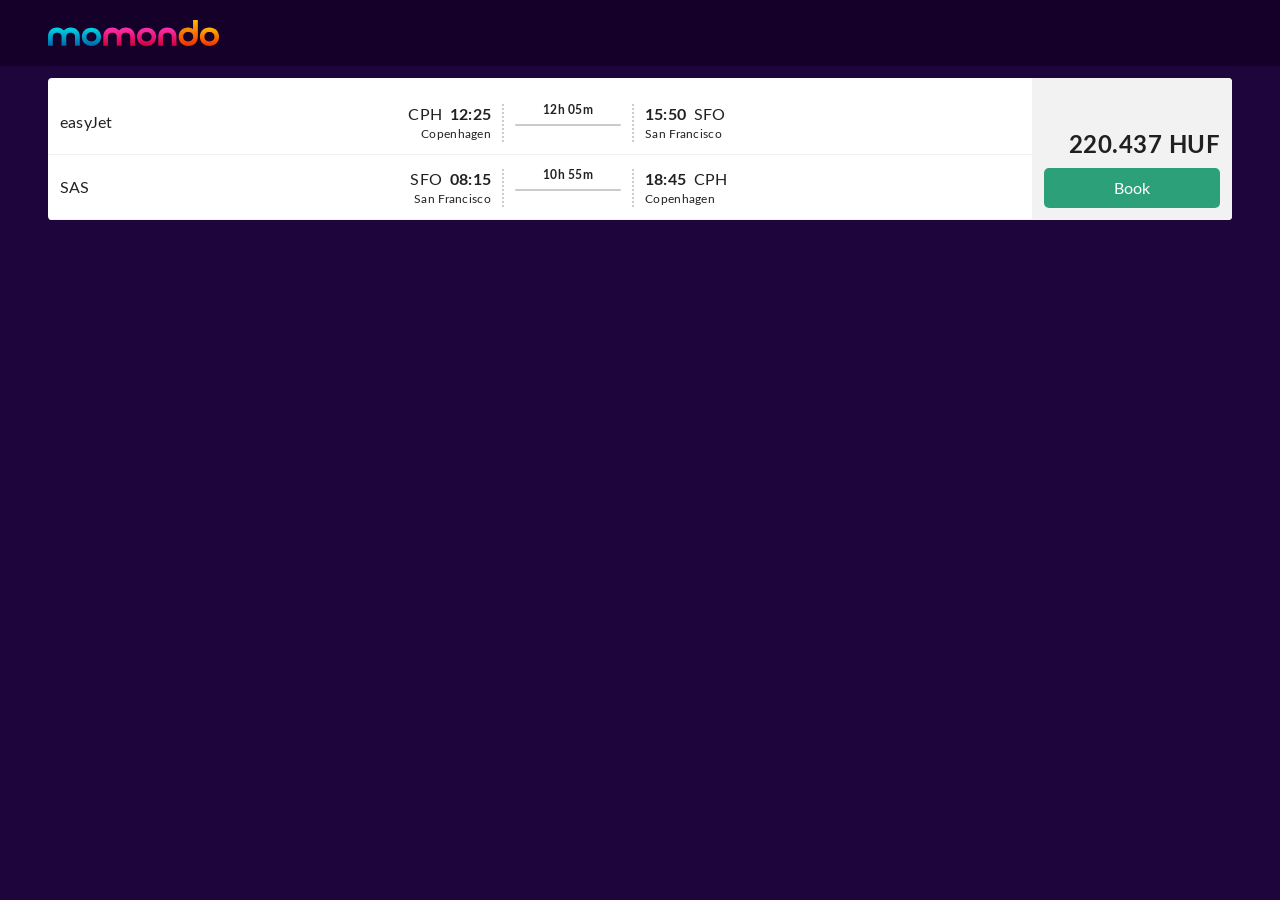
<file: index2.html>
<!doctype html>
<html>

<head>
    <meta charset="utf-8">
    <meta name="viewport" content="width=device-width, initial-scale=1">
    <link rel="stylesheet" href="./index.css">
    <link rel="stylesheet" href="./button.css">
    <link rel="stylesheet" href="./flights-ticket.css">
    <link rel="stylesheet" href="./flights-ticket-route.css">
</head>

<body>
    <div class="c-app">
        <div class="c-app_developertest">
            <div class="c-app_developertest-header">
                <div class="c-app_developertest-layout">
                    <div class="c-app_developertest-header-content">
                        <svg class="c-app_developertest-header-logo" viewBox="0 0 250 38">
                            <defs>
                                <linearGradient id="c-app_bns-header-logo-blue" x2="0" y2="100%">
                                    <stop offset="0" stop-color="#00d7e5" />
                                    <stop offset="1" stop-color="#0066ae" />
                                </linearGradient>
                                <linearGradient id="c-app_bns-header-logo-pink" x2="0" y2="100%">
                                    <stop offset="0" stop-color="#ff30ae" />
                                    <stop offset="1" stop-color="#d1003a" />
                                </linearGradient>
                                <linearGradient id="c-app_bns-header-logo-orange" x2="0" y2="100%">
                                    <stop offset="0" stop-color="#ffba00" />
                                    <stop offset="1" stop-color="#f02e00" />
                                </linearGradient>
                            </defs>
                            <path fill="url(#c-app_bns-header-logo-blue)" d="M23.2 15.5c2.5-2.7 6-4.4 9.9-4.4 8.7 0 13.4 6 13.4 13.4v12.8c0 .3-.3.5-.5.5h-6c-.3 0-.5-.2-.5-.5V24.5c0-4.6-3.1-5.9-6.4-5.9-3.2 0-6.4 1.3-6.4 5.9v12.8c0 .3-.3.5-.5.5h-5.9c-.3 0-.5-.2-.5-.5V24.5c0-4.6-3.1-5.9-6.4-5.9-3.2 0-6.4 1.3-6.4 5.9v12.8c0 .3-.3.5-.5.5h-6c-.3 0-.5-.2-.5-.5V24.5c0-7.4 4.7-13.4 13.3-13.4 4 0 7.5 1.7 9.9 4.4m54.3 9.1c0 7.5-5.2 13.4-14 13.4s-14-5.9-14-13.4c0-7.6 5.2-13.4 14-13.4 8.8-.1 14 5.9 14 13.4zm-6.7 0c0-3.7-2.4-6.8-7.3-6.8-5.2 0-7.3 3.1-7.3 6.8 0 3.7 2.1 6.8 7.3 6.8 5.1-.1 7.3-3.1 7.3-6.8z" />
                            <path fill="url(#c-app_bns-header-logo-pink)" d="M103.8 15.5c2.5-2.7 6-4.4 9.9-4.4 8.7 0 13.4 6 13.4 13.4v12.8c0 .3-.3.5-.5.5h-5.9c-.3 0-.5-.2-.5-.5V24.5c0-4.6-3.1-5.9-6.4-5.9-3.2 0-6.4 1.3-6.4 5.9v12.8c0 .3-.3.5-.5.5H101c-.3 0-.5-.2-.5-.5V24.5c0-4.6-3.1-5.9-6.4-5.9-3.2 0-6.4 1.3-6.4 5.9v12.8c0 .3-.3.5-.5.5h-5.9c-.3 0-.5-.2-.5-.5V24.5c0-7.4 4.7-13.4 13.3-13.4 3.8 0 7.3 1.7 9.7 4.4m54.3 9.1c0 7.5-5.2 13.4-14 13.4s-14-5.9-14-13.4c0-7.6 5.2-13.4 14-13.4 8.7-.1 14 5.9 14 13.4zm-6.7 0c0-3.7-2.3-6.8-7.3-6.8-5.2 0-7.3 3.1-7.3 6.8 0 3.7 2.1 6.8 7.3 6.8 5.1-.1 7.3-3.1 7.3-6.8zm9.8-.1v12.8c0 .3.2.5.5.5h5.9c.3 0 .5-.2.5-.5V24.5c0-4.6 3.1-5.9 6.4-5.9 3.3 0 6.4 1.3 6.4 5.9v12.8c0 .3.2.5.5.5h5.9c.3 0 .5-.2.5-.5V24.5c0-7.4-4.5-13.4-13.4-13.4-8.7 0-13.2 6-13.2 13.4" />
                            <path fill="url(#c-app_bns-header-logo-orange)" d="M218.4 0h-5.9c-.3 0-.5.2-.5.5v13c-1.3-1.2-4.3-2.4-7-2.4-8.8 0-14 5.9-14 13.4s5.2 13.4 14 13.4c8.7 0 14-5.2 14-14.6V.4c-.1-.2-.3-.4-.6-.4zm-13.5 31.3c-5.2 0-7.3-3-7.3-6.8 0-3.7 2.1-6.8 7.3-6.8 4.9 0 7.3 3 7.3 6.8s-2.2 6.8-7.3 6.8z" />
                            <path fill="url(#c-app_bns-header-logo-orange)" d="M236 11.1c-8.8 0-14 5.9-14 13.4s5.2 13.4 14 13.4 14-5.9 14-13.4c0-7.4-5.3-13.4-14-13.4zm0 20.2c-5.2 0-7.3-3.1-7.3-6.8 0-3.7 2.1-6.8 7.3-6.8 4.9 0 7.3 3.1 7.3 6.8 0 3.8-2.2 6.8-7.3 6.8z" />
                        </svg>
                    </div>
                </div>
            </div>
            
            <div class="c-app_developertest-body">
                <div class="c-app_developertest-layout">
                    <div class="c-app_developertest-body-content">
                        <div class="c-flights_ticket">
                            <div class="c-flights_ticket-container">
                                <div class="c-flights_ticket-content" theme="secondary">
                                    <div class="c-flights_ticket-summary">
                                        <div class="c-flights_ticket-summary-content">
                                            <div class="c-flights_ticket-summary-header">
                                            </div>
                                            <div class="c-flights_ticket-summary-segments">
                                                <div class="c-flights_ticket-summary-segment">
                                                    <div class="c-flights_ticket-summary-segment-carriers">
                                                        easyJet
                                                    </div>
                                                    <div class="c-flights_ticket-summary-segment-location c-flights_ticket-summary-segment-location--origin">
                                                        <div class="c-flights_ticket-summary-segment-iata_time">
                                                            <div class="c-flights_ticket-summary-segment-iata">CPH</div>
                                                            <div class="c-flights_ticket-summary-segment-time">12:25</div>
                                                        </div>
                                                        <div class="c-flights_ticket-summary-segment-place">Copenhagen</div>
                                                    </div>
                                                    <div class="c-flights_ticket-summary-segment-route">
                                                        <div class="c-flights_ticket_route">
                                                            <div class="c-flights_ticket_route-container">
                                                                <div class="c-flights_ticket_route-duration">12h 05m</div>
                                                                <div class="c-flights_ticket_route-stops">
                                                                    <svg class="c-flights_ticket_route-stops-svg" width="100%" height="20" focusable="false">
                                                                        <line class="c-flights_ticket_route-stops-svg-line" x1="2" y1="3" x2="100%" y2="3" stroke-width="2" transform="translate(-1)" />
                                                                    </svg>
                                                                </div>
                                                            </div>
                                                        </div>
                                                    </div>
                                                    <div class="c-flights_ticket-summary-segment-location c-flights_ticket-summary-segment-location--destination">
                                                        <div class="c-flights_ticket-summary-segment-iata_time">
                                                            <div class="c-flights_ticket-summary-segment-iata">SFO</div>
                                                            <div class="c-flights_ticket-summary-segment-time">15:50</div>
                                                        </div>
                                                        <div class="c-flights_ticket-summary-segment-place">San Francisco</div>
                                                    </div>
                                                </div>
                                                <div class="c-flights_ticket-summary-segment">
                                                    <div class="c-flights_ticket-summary-segment-carriers">
                                                        SAS
                                                    </div>
                                                    <div class="c-flights_ticket-summary-segment-location c-flights_ticket-summary-segment-location--origin">
                                                        <div class="c-flights_ticket-summary-segment-iata_time">
                                                            <div class="c-flights_ticket-summary-segment-iata">SFO</div>
                                                            <div class="c-flights_ticket-summary-segment-time">08:15</div>
                                                        </div>
                                                        <div class="c-flights_ticket-summary-segment-place">San Francisco</div>
                                                    </div>
                                                    <div class="c-flights_ticket-summary-segment-route">
                                                        <div class="c-flights_ticket_route">
                                                            <div class="c-flights_ticket_route-container">
                                                                <div class="c-flights_ticket_route-duration">10h 55m</div>
                                                                <div class="c-flights_ticket_route-stops">
                                                                    <svg class="c-flights_ticket_route-stops-svg" width="100%" height="20" focusable="false">
                                                                        <line class="c-flights_ticket_route-stops-svg-line" x1="2" y1="3" x2="100%" y2="3" stroke-width="2" transform="translate(-1)" />
                                                                    </svg>
                                                                </div>
                                                            </div>
                                                        </div>
                                                    </div>
                                                    <div class="c-flights_ticket-summary-segment-location c-flights_ticket-summary-segment-location--destination">
                                                        <div class="c-flights_ticket-summary-segment-iata_time">
                                                            <div class="c-flights_ticket-summary-segment-iata">CPH</div>
                                                            <div class="c-flights_ticket-summary-segment-time">18:45</div>
                                                        </div>
                                                        <div class="c-flights_ticket-summary-segment-place">Copenhagen</div>
                                                    </div>
                                                </div>
                                            </div>
                                        </div>
                                        <div class="c-flights_ticket-summary-deal">
                                            <div class="c-flights_ticket-summary-deal-main">
                                                <div class="c-flights_ticket-summary-deal-prices">
                                                    <div class="c-flights_ticket-summary-deal-price c-flights_ticket-summary-deal-price--single">220.437 HUF</div>
                                                </div>
                                            </div>
                                            <div class="c-flights_ticket-summary-deal-footer">
                                                <div class="c-flights_ticket-summary-deal-button c-button c-push_button" theme="redirect">
                                                    <div class="c-button-layers">
                                                        <div class="c-button-outline"></div>
                                                        <div class="c-button-fill"></div>
                                                    </div>
                                                    <div class="c-button-content">
                                                        Book
                                                    </div>
                                                </div>
                                            </div>
                                        </div>
                                    </div>
                                </div>
                            </div>
                        </div>
                    </div>
                </div>
            </div>
        </div>
    </div>
</body>

</html>
</file>
<file: index.css>
/**
 * Type: primary
 * Weight: regular
 */
@font-face {
    src:
        local('☺'),
        url('./lato-regular.woff2') format('woff2'),
        url('./lato-regular.woff') format('woff');
    font-family: ffprimary;
    font-style: normal;
    font-weight: 400;
}

/**
 * Type: primary
 * Weight: bold
 */
@font-face {
    src:
        local('☺'),
        url('./lato-bold.woff2') format('woff2'),
        url('./lato-bold.woff') format('woff');
    font-family: ffprimary;
    font-style: normal;
    font-weight: 700;
}

/**
 * Set all elements to 'border-box'.
 */
* {
    box-sizing: border-box;
}

/**
 * Override default browser text selection styling
 */
::selection {
    color: white;
    background-color: #239dd5;
}

/**
 * `html` & `body` elements
 */
html,
body {
    min-height: 100%;
}

/**
 * `html` element
 * - Set default 'font-size'.
 * - Prevent iOS and IE text size adjust after device orientation change, without disabling user zoom.
 */
html {
    font-size: 1rem;
    line-height: 1.5rem;
    letter-spacing: 0.0125rem;
    text-size-adjust: 100%;
}

/**
 * `body` element
 * - Set body styles.
 * - Set font-family in framework (_b-typography.pcss), unless we need to use typography while the site is loading.
 */
body {
    color: white;
    margin: 0;
    background-color: #1e063c;
    font-family: ffprimary, 'Hiragino Sans GB', '冬青黑体简体中文', 'STXihei', '华文细黑', 'Microsoft YaHei', '微软雅黑', '文泉驿微米黑', sans-serif;
    -webkit-font-smoothing: antialiased;
}

/**
 * Link overrides
 */
a {
    color: #239dd5;
    text-decoration: none;
}

a:hover {
    color: #30ceff;
}

a:active {
    color: #1975b6;
}

/**
 * App
 */
.c-app {
    /* Placeholder */
}

/**
 * Layout
 */
.c-app_developertest-layout {
    max-width: 1280px; /* calc(1184px + 48 * 2); */
    margin-right: auto;
    margin-left: auto;
    padding-right: 16px;
    padding-left: 16px;
}

@media (min-width: 1100px) {
    .c-app_developertest-layout {
        padding-right: 48px;
        padding-left: 48px;
    }
}

/**
 * Header
 */
.c-app_developertest-header {
    position: fixed;
    top: 0;
    width: 100%;
    z-index: 1;
    height: 66px;
    background-color: #140028;
}

.c-app_developertest-header-content {
    width: 100%;
}

@media (min-width: 560px) {
    .c-app_developertest-header-content {
        height: 66px;
    }
}

.c-app_developertest-header-logo {
        height: 26px;
        margin-top: 20px;
}


/**
 * Body
 */
.c-app_developertest-body {
    width: 100%;
    margin-top: 66px;
    text-align: center;
}

@media (min-width: 560px) {
    .c-app_developertest-body {
        padding-top: 0;
        background-position: 45vw -20vw;
        background-size: 80vw;
        text-align: left;
    }
}

@media (min-width: 768px) {
    .c-app_developertest-body {
        /* Placeholder */
    }
}

@media (min-width: 1100px) {
    .c-app_developertest-body {
        /* Placeholder */
    }
}

/* Prevent background image from growing too big */
@media (min-width: 1300px) {
    .c-app_developertest-body {
        background-position: 45vw -259px;
        background-size: 1039px;
    }
}



/**
 * Content
 */
.c-app_developertest-body-content {
    overflow: auto; /* Prevents collapsing margins */
}

@media (min-width: 560px) {
    .c-app_developertest-body-content {
/*        width: 55%;*/
        padding-top: 12px;
        padding-bottom: 12px;
    }
}

@media (min-width: 768px) {
    .c-app_developertest-body-content {
        padding-top: 12px;
        padding-bottom: 12px;
    }
}

@media (min-width: 1100px) {
    .c-app_developertest-body-content {
        padding-top: 12px;
        padding-bottom: 12px;
    }
}

.c-app_developertest-body-content-headline {
    font-size: 1.5rem;
    line-height: 2rem;
    letter-spacing: 0.03125rem;
    margin-bottom: 16px;
}

@media (min-width: 560px) {
    .c-app_developertest-body-content-headline {
        font-size: 2rem;
        line-height: 2.5rem;
        letter-spacing: 0.03125rem;
        font-weight: 700;
        margin-bottom: 24px;
    }
}

@media (min-width: 1100px) {
    .c-app_developertest-body-content-headline {
        font-size: 2.75rem;
        line-height: 3.5rem;
        letter-spacing: 0.03125rem;
    }
}

.c-app_developertest-body-content-byline {
    color: rgba(255, 255, 255, 0.7);
}

@media (min-width: 560px) {
    .c-app_developertest-body-content-byline {
        font-size: 1.25rem;
        line-height: 1.75rem;
        letter-spacing: .01875rem;
    }
}

@media (min-width: 1100px) {
    .c-app_developertest-body-content-byline {
        /* Placeholder */
    }
}
</file>
<file: button.css>
.c-button {
    display: -webkit-inline-flex;
    display: -ms-inline-flexbox;
    display: inline-flex;
    -webkit-align-items: center;
    -ms-flex-align: center;
    align-items: center;
    -webkit-flex-shrink: 0;
    -ms-flex-negative: 0;
    flex-shrink: 0;
    -webkit-justify-content: center;
    -ms-flex-pack: center;
    justify-content: center;
    position: relative;
    vertical-align: middle;
    padding: 8px 12px;
    border-radius: 4px;
    outline: 0;
    transition-duration: .25s;
    transition-timing-function: cubic-bezier(.27, .67, .28, .87);
    user-drag: none;
    -webkit-user-select: none;
    -moz-user-select: none;
    -ms-user-select: none;
    user-select: none;
    cursor: pointer;
    -webkit-tap-highlight-color: transparent
}
.c-button:hover, .c-button[focused] {
    transition-duration: 0s
}
.c-button[keyboard] {
    transition-duration: .25s
}
.c-button[pressed] {
    transition-duration: 0s
}
.c-button:not([type=flat]):not([type=link])[size=small] {
    font-size: .875rem;
    line-height: 1.25rem;
    letter-spacing: .01875rem
}
.c-button:not([type=flat]):not([type=link])[compact] {
    padding-top: 4px;
    padding-bottom: 4px
}
.c-button[type=flat] {
    @apply: --font-set-small;
    text-transform: uppercase
}
.c-button[type=flat][size=small] {
    font-size: .75rem;
    line-height: 1rem;
    letter-spacing: .01875rem
}
.c-button[type=link] {
    @apply: --font-set-small;
    padding: 0
}
.c-button[type=link][size=small] {
    font-size: .75rem;
    line-height: 1rem;
    letter-spacing: .01875rem
}
.c-button[type=raised] {
    box-shadow: 0 6px 10px 0 rgba(0, 0, 0, .14), 0 1px 18px 0 rgba(0, 0, 0, .12), 0 3px 5px -1px rgba(0, 0, 0, .05)
}
.c-button[shape=round] {
    text-align: center;
    min-width: 30px;
    max-width: 140px;
    padding: 8px;
    border-radius: 50%
}
.c-button[shape=pill] {
    border-radius: 9999px
}
.c-button[span=full] {
    display: -webkit-flex;
    display: -ms-flexbox;
    display: flex
}
.c-button-content, .c-button-fill, .c-button-layers, .c-button-outline {
    border-radius: inherit;
    transition: inherit
}
.c-button-fill, .c-button-layers, .c-button-outline {
    position: absolute;
    top: 0;
    right: 0;
    bottom: 0;
    left: 0
}
.c-button-layers {
    color: #fff;
    -webkit-transform: translateZ(0);
    transform: translateZ(0);
}
[theme=secondary] .c-button .c-button-layers {
    color: rgba(0, 0, 0, .87)
}
[theme=primary] .c-button .c-button-layers {
    color: #fff
}
.c-button-outline {
    box-shadow: inset 0 0 0 1px currentColor;
    transition-property: opacity, visibility;
    opacity: 0;
    visibility: hidden
}
.c-button[focused] .c-button-outline {
    box-shadow: inset 0 0 0 2px currentColor
}
.c-button[type=ghost] .c-button-outline {
    opacity: 1;
    visibility: visible
}
.c-button[type=ghost]:hover .c-button-outline, .c-button[type=ghost][keyboard] .c-button-outline, .c-button[type=ghost][pressed] .c-button-outline {
    opacity: 1
}
.c-button-fill {
    color: #fff;
    background-color: currentColor;
    transition-property: color, opacity, visibility;
    border-radius: 5px
}
[theme=secondary] .c-button .c-button-fill {
    color: #1e063c
}
[theme=primary] .c-button .c-button-fill {
    color: #fff
}
.c-button[checked] .c-button-fill {
    color: #d6d6d6
}
[theme=secondary] .c-button[checked] .c-button-fill {
    color: #140028
}
[theme=primary] .c-button[checked] .c-button-fill {
    color: #d6d6d6
}
.c-button:hover .c-button-fill, .c-button[keyboard] .c-button-fill, .c-button[selected] .c-button-fill {
    color: #d3ebf7
}
[theme=secondary] .c-button:hover .c-button-fill, [theme=secondary] .c-button[keyboard] .c-button-fill, [theme=secondary] .c-button[selected] .c-button-fill {
    color: #3c1464
}
[theme=primary] .c-button:hover .c-button-fill, [theme=primary] .c-button[keyboard] .c-button-fill, [theme=primary] .c-button[selected] .c-button-fill {
    color: #d3ebf7
}
.c-button[pressed] .c-button-fill {
    color: #bde2f2
}
[theme=secondary] .c-button[pressed] .c-button-fill {
    color: #140028
}
[theme=primary] .c-button[pressed] .c-button-fill {
    color: #bde2f2
}
.c-button[type=flat] .c-button-fill, .c-button[type=ghost] .c-button-fill, .c-button[type=link] .c-button-fill {
    opacity: 0;
    visibility: hidden
}
.c-button[type=flat]:hover .c-button-fill, .c-button[type=flat][keyboard] .c-button-fill, .c-button[type=ghost]:hover .c-button-fill, .c-button[type=ghost][keyboard] .c-button-fill {
    opacity: .2;
    visibility: visible
}
.c-button[type=flat][checked] .c-button-fill, .c-button[type=ghost][checked] .c-button-fill {
    opacity: 1;
    visibility: visible
}
.c-button[type=flat][pressed] .c-button-fill {
    opacity: .5;
    visibility: visible
}
.c-button[type=ghost][pressed] .c-button-fill {
    opacity: 1;
    visibility: visible
}
.c-button-content {
    display: -webkit-flex;
    display: -ms-flexbox;
    display: flex;
    -webkit-align-items: center;
    -ms-flex-align: center;
    align-items: center;
    -webkit-justify-content: center;
    -ms-flex-pack: center;
    justify-content: center;
    position: relative;
    color: #fff;
    text-align: center;
    width: 100%;
    transition-property: color;
    -webkit-transform: translateZ(0);
    transform: translateZ(0)
}
[theme=secondary] .c-button .c-button-content {
    color: #140028
}
[theme=primary] .c-button .c-button-content {
    color: #fff
}
.c-button[type=flat][checked] .c-button-content, .c-button[type=ghost][checked] .c-button-content {
    color: rgba(0, 0, 0, .87)
}
[theme=secondary] .c-button[type=flat][checked] .c-button-content, [theme=secondary] .c-button[type=ghost][checked] .c-button-content {
    color: #fff
}
[theme=primary] .c-button[type=flat][checked] .c-button-content, [theme=primary] .c-button[type=ghost][checked] .c-button-content {
    color: rgba(0, 0, 0, .87)
}
.c-button[type=link][checked] .c-button-content {
    color: #d6d6d6
}
[theme=secondary] .c-button[type=link][checked] .c-button-content {
    color: #140028
}
[theme=primary] .c-button[type=link][checked] .c-button-content {
    color: #d6d6d6
}
.c-button[type=link]:hover .c-button-content, .c-button[type=link][keyboard] .c-button-content {
    color: #d3ebf7
}
[theme=secondary] .c-button[type=link]:hover .c-button-content, [theme=secondary] .c-button[type=link][keyboard] .c-button-content {
    color: #3c1464
}
[theme=primary] .c-button[type=link]:hover .c-button-content, [theme=primary] .c-button[type=link][keyboard] .c-button-content {
    color: #d3ebf7
}
.c-button[type=flat][pressed] .c-button-content, .c-button[type=ghost][pressed] .c-button-content {
    color: rgba(0, 0, 0, .87)
}
[theme=secondary] .c-button[type=flat][pressed] .c-button-content, [theme=secondary] .c-button[type=ghost][pressed] .c-button-content {
    color: #fff
}
[theme=primary] .c-button[type=flat][pressed] .c-button-content, [theme=primary] .c-button[type=ghost][pressed] .c-button-content {
    color: rgba(0, 0, 0, .87)
}
.c-button[type=link][pressed] .c-button-content {
    color: #d6d6d6
}
[theme=secondary] .c-button[type=link][pressed] .c-button-content {
    color: #140028
}
[theme=primary] .c-button[type=link][pressed] .c-button-content {
    color: #d6d6d6
}
.c-button:not([type=ghost]):not([type=flat]):not([type=link]) .c-button-content {
    color: rgba(0, 0, 0, .87)
}
[theme=secondary] .c-button:not([type=ghost]):not([type=flat]):not([type=link]) .c-button-content {
    color: #fff
}
[theme=primary] .c-button:not([type=ghost]):not([type=flat]):not([type=link]) .c-button-content {
    color: rgba(0, 0, 0, .87)
}
.c-button[theme]:not([type=ghost]):not([type=flat]):not([type=link]) .c-button-content, .c-button[theme][pressed] .c-button-content, [theme=primary] .c-button[theme]:not([type=ghost]):not([type=flat]):not([type=link]) .c-button-content, [theme=primary] .c-button[theme][pressed] .c-button-content, [theme=secondary] .c-button[theme]:not([type=ghost]):not([type=flat]):not([type=link]) .c-button-content, [theme=secondary] .c-button[theme][pressed] .c-button-content {
    color: #fff
}
.c-button[theme=info] .c-button-fill, .c-button[theme=info] .c-button-layers, [theme=primary] .c-button[theme=info] .c-button-fill, [theme=primary] .c-button[theme=info] .c-button-layers, [theme=secondary] .c-button[theme=info] .c-button-fill, [theme=secondary] .c-button[theme=info] .c-button-layers {
    color: #fb9a68
}
.c-button[theme=info]:hover .c-button-fill, .c-button[theme=info][keyboard] .c-button-fill, [theme=primary] .c-button[theme=info]:hover .c-button-fill, [theme=primary] .c-button[theme=info][keyboard] .c-button-fill, [theme=secondary] .c-button[theme=info]:hover .c-button-fill, [theme=secondary] .c-button[theme=info][keyboard] .c-button-fill {
    color: #fabd78
}
.c-button[theme=info][pressed] .c-button-fill, [theme=primary] .c-button[theme=info][pressed] .c-button-fill, [theme=secondary] .c-button[theme=info][pressed] .c-button-fill {
    color: #f77957
}
.c-button[theme=info][type=flat]:not([pressed]):not([checked]) .c-button-content, .c-button[theme=info][type=ghost]:not([pressed]):not([checked]) .c-button-content {
    color: #fabd78
}
[theme=secondary] .c-button[theme=info][type=flat]:not([pressed]):not([checked]) .c-button-content, [theme=secondary] .c-button[theme=info][type=ghost]:not([pressed]):not([checked]) .c-button-content {
    color: #f77957
}
[theme=primary] .c-button[theme=info][type=flat]:not([pressed]):not([checked]) .c-button-content, [theme=primary] .c-button[theme=info][type=ghost]:not([pressed]):not([checked]) .c-button-content {
    color: #fabd78
}
.c-button[theme=info][type=link] .c-button-content, [theme=primary] .c-button[theme=info][type=link] .c-button-content, [theme=secondary] .c-button[theme=info][type=link] .c-button-content {
    color: #fb9a68
}
.c-button[theme=info][type=link]:hover .c-button-content, .c-button[theme=info][type=link][keyboard] .c-button-content, [theme=primary] .c-button[theme=info][type=link]:hover .c-button-content, [theme=primary] .c-button[theme=info][type=link][keyboard] .c-button-content, [theme=secondary] .c-button[theme=info][type=link]:hover .c-button-content, [theme=secondary] .c-button[theme=info][type=link][keyboard] .c-button-content {
    color: #fabd78
}
.c-button[theme=info][type=link][pressed] .c-button-content, [theme=primary] .c-button[theme=info][type=link][pressed] .c-button-content, [theme=secondary] .c-button[theme=info][type=link][pressed] .c-button-content {
    color: #f77957
}
.c-button[theme=negative] .c-button-fill, .c-button[theme=negative] .c-button-layers, [theme=primary] .c-button[theme=negative] .c-button-fill, [theme=primary] .c-button[theme=negative] .c-button-layers, [theme=secondary] .c-button[theme=negative] .c-button-fill, [theme=secondary] .c-button[theme=negative] .c-button-layers {
    color: #dc2635
}
.c-button[theme=negative]:hover .c-button-fill, .c-button[theme=negative][keyboard] .c-button-fill, [theme=primary] .c-button[theme=negative]:hover .c-button-fill, [theme=primary] .c-button[theme=negative][keyboard] .c-button-fill, [theme=secondary] .c-button[theme=negative]:hover .c-button-fill, [theme=secondary] .c-button[theme=negative][keyboard] .c-button-fill {
    color: #f54748
}
.c-button[theme=negative][pressed] .c-button-fill, [theme=primary] .c-button[theme=negative][pressed] .c-button-fill, [theme=secondary] .c-button[theme=negative][pressed] .c-button-fill {
    color: #b62016
}
.c-button[theme=negative][type=flat]:not([pressed]):not([checked]) .c-button-content, .c-button[theme=negative][type=ghost]:not([pressed]):not([checked]) .c-button-content {
    color: #f54748
}
[theme=secondary] .c-button[theme=negative][type=flat]:not([pressed]):not([checked]) .c-button-content, [theme=secondary] .c-button[theme=negative][type=ghost]:not([pressed]):not([checked]) .c-button-content {
    color: #b62016
}
[theme=primary] .c-button[theme=negative][type=flat]:not([pressed]):not([checked]) .c-button-content, [theme=primary] .c-button[theme=negative][type=ghost]:not([pressed]):not([checked]) .c-button-content {
    color: #f54748
}
.c-button[theme=negative][type=link] .c-button-content, [theme=primary] .c-button[theme=negative][type=link] .c-button-content, [theme=secondary] .c-button[theme=negative][type=link] .c-button-content {
    color: #dc2635
}
.c-button[theme=negative][type=link]:hover .c-button-content, .c-button[theme=negative][type=link][keyboard] .c-button-content, [theme=primary] .c-button[theme=negative][type=link]:hover .c-button-content, [theme=primary] .c-button[theme=negative][type=link][keyboard] .c-button-content, [theme=secondary] .c-button[theme=negative][type=link]:hover .c-button-content, [theme=secondary] .c-button[theme=negative][type=link][keyboard] .c-button-content {
    color: #f54748
}
.c-button[theme=negative][type=link][pressed] .c-button-content, [theme=primary] .c-button[theme=negative][type=link][pressed] .c-button-content, [theme=secondary] .c-button[theme=negative][type=link][pressed] .c-button-content {
    color: #b62016
}
.c-button[theme=positive] .c-button-fill, .c-button[theme=positive] .c-button-layers, [theme=primary] .c-button[theme=positive] .c-button-fill, [theme=primary] .c-button[theme=positive] .c-button-layers, [theme=secondary] .c-button[theme=positive] .c-button-fill, [theme=secondary] .c-button[theme=positive] .c-button-layers {
    color: #239dd5
}
.c-button[theme=positive]:hover .c-button-fill, .c-button[theme=positive][keyboard] .c-button-fill, [theme=primary] .c-button[theme=positive]:hover .c-button-fill, [theme=primary] .c-button[theme=positive][keyboard] .c-button-fill, [theme=secondary] .c-button[theme=positive]:hover .c-button-fill, [theme=secondary] .c-button[theme=positive][keyboard] .c-button-fill {
    color: #30ceff
}
.c-button[theme=positive][pressed] .c-button-fill, [theme=primary] .c-button[theme=positive][pressed] .c-button-fill, [theme=secondary] .c-button[theme=positive][pressed] .c-button-fill {
    color: #1975b6
}
.c-button[theme=positive][type=flat]:not([pressed]):not([checked]) .c-button-content, .c-button[theme=positive][type=ghost]:not([pressed]):not([checked]) .c-button-content {
    color: #30ceff
}
[theme=secondary] .c-button[theme=positive][type=flat]:not([pressed]):not([checked]) .c-button-content, [theme=secondary] .c-button[theme=positive][type=ghost]:not([pressed]):not([checked]) .c-button-content {
    color: #1975b6
}
[theme=primary] .c-button[theme=positive][type=flat]:not([pressed]):not([checked]) .c-button-content, [theme=primary] .c-button[theme=positive][type=ghost]:not([pressed]):not([checked]) .c-button-content {
    color: #30ceff
}
.c-button[theme=positive][type=link] .c-button-content, [theme=primary] .c-button[theme=positive][type=link] .c-button-content, [theme=secondary] .c-button[theme=positive][type=link] .c-button-content {
    color: #239dd5
}
.c-button[theme=positive][type=link]:hover .c-button-content, .c-button[theme=positive][type=link][keyboard] .c-button-content, [theme=primary] .c-button[theme=positive][type=link]:hover .c-button-content, [theme=primary] .c-button[theme=positive][type=link][keyboard] .c-button-content, [theme=secondary] .c-button[theme=positive][type=link]:hover .c-button-content, [theme=secondary] .c-button[theme=positive][type=link][keyboard] .c-button-content {
    color: #30ceff
}
.c-button[theme=positive][type=link][pressed] .c-button-content, [theme=primary] .c-button[theme=positive][type=link][pressed] .c-button-content, [theme=secondary] .c-button[theme=positive][type=link][pressed] .c-button-content {
    color: #1975b6
}
.c-button[theme=redirect] .c-button-fill, .c-button[theme=redirect] .c-button-layers, [theme=primary] .c-button[theme=redirect] .c-button-fill, [theme=primary] .c-button[theme=redirect] .c-button-layers, [theme=secondary] .c-button[theme=redirect] .c-button-fill, [theme=secondary] .c-button[theme=redirect] .c-button-layers {
    color: #2ca179
}
.c-button[theme=redirect]:hover .c-button-fill, .c-button[theme=redirect][keyboard] .c-button-fill, [theme=primary] .c-button[theme=redirect]:hover .c-button-fill, [theme=primary] .c-button[theme=redirect][keyboard] .c-button-fill, [theme=secondary] .c-button[theme=redirect]:hover .c-button-fill, [theme=secondary] .c-button[theme=redirect][keyboard] .c-button-fill {
    color: #2fd693
}
.c-button[theme=redirect][pressed] .c-button-fill, [theme=primary] .c-button[theme=redirect][pressed] .c-button-fill, [theme=secondary] .c-button[theme=redirect][pressed] .c-button-fill {
    color: #217b60
}
.c-button[theme=redirect][type=flat]:not([pressed]):not([checked]) .c-button-content, .c-button[theme=redirect][type=ghost]:not([pressed]):not([checked]) .c-button-content {
    color: #2fd693
}
[theme=secondary] .c-button[theme=redirect][type=flat]:not([pressed]):not([checked]) .c-button-content, [theme=secondary] .c-button[theme=redirect][type=ghost]:not([pressed]):not([checked]) .c-button-content {
    color: #217b60
}
[theme=primary] .c-button[theme=redirect][type=flat]:not([pressed]):not([checked]) .c-button-content, [theme=primary] .c-button[theme=redirect][type=ghost]:not([pressed]):not([checked]) .c-button-content {
    color: #2fd693
}
.c-button[theme=redirect][type=link] .c-button-content, [theme=primary] .c-button[theme=redirect][type=link] .c-button-content, [theme=secondary] .c-button[theme=redirect][type=link] .c-button-content {
    color: #2ca179
}
.c-button[theme=redirect][type=link]:hover .c-button-content, .c-button[theme=redirect][type=link][keyboard] .c-button-content, [theme=primary] .c-button[theme=redirect][type=link]:hover .c-button-content, [theme=primary] .c-button[theme=redirect][type=link][keyboard] .c-button-content, [theme=secondary] .c-button[theme=redirect][type=link]:hover .c-button-content, [theme=secondary] .c-button[theme=redirect][type=link][keyboard] .c-button-content {
    color: #2fd693
}
.c-button[theme=redirect][type=link][pressed] .c-button-content, [theme=primary] .c-button[theme=redirect][type=link][pressed] .c-button-content, [theme=secondary] .c-button[theme=redirect][type=link][pressed] .c-button-content {
    color: #217b60
}
.c-button[theme=search] .c-button-layers, [theme=primary] .c-button[theme=search] .c-button-layers, [theme=secondary] .c-button[theme=search] .c-button-layers {
    color: #f0548d
}
.c-button[theme=search] .c-button-fill, [theme=primary] .c-button[theme=search] .c-button-fill, [theme=secondary] .c-button[theme=search] .c-button-fill {
    color: #f0548d
}
.c-button[theme=search]:hover .c-button-fill, .c-button[theme=search][keyboard] .c-button-fill, [theme=primary] .c-button[theme=search]:hover .c-button-fill, [theme=primary] .c-button[theme=search][keyboard] .c-button-fill, [theme=secondary] .c-button[theme=search]:hover .c-button-fill, [theme=secondary] .c-button[theme=search][keyboard] .c-button-fill {
    color: #ff73ab
}
.c-button[theme=search][pressed] .c-button-fill, [theme=primary] .c-button[theme=search][pressed] .c-button-fill, [theme=secondary] .c-button[theme=search][pressed] .c-button-fill {
    color: #ff618b
}
.c-button[theme=search][type=flat]:not([pressed]):not([checked]) .c-button-content, .c-button[theme=search][type=ghost]:not([pressed]):not([checked]) .c-button-content {
    color: #ff73ab
}
[theme=secondary] .c-button[theme=search][type=flat]:not([pressed]):not([checked]) .c-button-content, [theme=secondary] .c-button[theme=search][type=ghost]:not([pressed]):not([checked]) .c-button-content {
    color: #ff618b
}
[theme=primary] .c-button[theme=search][type=flat]:not([pressed]):not([checked]) .c-button-content, [theme=primary] .c-button[theme=search][type=ghost]:not([pressed]):not([checked]) .c-button-content {
    color: #ff73ab
}
.c-button[theme=search][type=link] .c-button-content, [theme=primary] .c-button[theme=search][type=link] .c-button-content, [theme=secondary] .c-button[theme=search][type=link] .c-button-content {
    color: #f0548d
}
.c-button[theme=search][type=link]:hover .c-button-content, .c-button[theme=search][type=link][keyboard] .c-button-content, [theme=primary] .c-button[theme=search][type=link]:hover .c-button-content, [theme=primary] .c-button[theme=search][type=link][keyboard] .c-button-content, [theme=secondary] .c-button[theme=search][type=link]:hover .c-button-content, [theme=secondary] .c-button[theme=search][type=link][keyboard] .c-button-content {
    color: #ff73ab
}
.c-button[theme=search][type=link][pressed] .c-button-content, [theme=primary] .c-button[theme=search][type=link][pressed] .c-button-content, [theme=secondary] .c-button[theme=search][type=link][pressed] .c-button-content {
    color: #ff618b
}
</file>
<file: flights-ticket.css>
.c-flights_ticket {
    display: block;
    width: 100%
}
.c-flights_ticket+.c-flights_ticket {
    margin-top: 8px
}
.c-flights_ticket-container {
    position: relative;
    border-radius: 4px;
    overflow: hidden;
    -webkit-transform: translateZ(0);
    transform: translateZ(0)
}
.c-flights_ticket.has-header .c-flights_ticket-container {
    background-color: #239dd5
}
.c-flights_ticket-header {
    font-weight: 700;
    padding: 8px 16px
}
.c-flights_ticket-content {
    color: rgba(0, 0, 0, .87);
    width: 100%;
    background-color: #fff;
    overflow: hidden
}
.c-flights_ticket.has-header .c-flights_ticket-content {
    margin-bottom: 4px
}
.c-flights_ticket-summary {
    display: -webkit-flex;
    display: -ms-flexbox;
    display: flex;
    -webkit-align-items: stretch;
    -ms-flex-align: stretch;
    align-items: stretch;
    box-shadow: 0 0 10px 0 rgba(0, 0, 0, .2)
}
.c-flights_ticket-summary-content {
    display: -webkit-flex;
    display: -ms-flexbox;
    display: flex;
    -webkit-flex-grow: 1;
    -ms-flex-positive: 1;
    flex-grow: 1;
    -webkit-flex-shrink: 1;
    -ms-flex-negative: 1;
    flex-shrink: 1;
    -webkit-flex-direction: column;
    -ms-flex-direction: column;
    flex-direction: column;
    max-width: calc(100% - 200px)
}
.c-flights_ticket-summary-header {
    -webkit-flex-shrink: 0;
    -ms-flex-negative: 0;
    flex-shrink: 0;
    padding: 12px 16px 0
}
.c-flights_ticket-summary-segment {
    display: -webkit-flex;
    display: -ms-flexbox;
    display: flex;
    -webkit-align-items: center;
    -ms-flex-align: center;
    align-items: center;
    padding: 12px;
    border-bottom: 1px solid #f2f2f2
}
.c-flights_ticket-summary-segment-carriers {
    -webkit-flex-shrink: 0;
    -ms-flex-negative: 0;
    flex-shrink: 0;
    width: 48px;
    padding-right: 8px;
    box-sizing: content-box
}
.c-flights_ticket-summary-segment-location {
    -webkit-flex-grow: 1;
    -ms-flex-positive: 1;
    flex-grow: 1;
    -webkit-flex-shrink: 1;
    -ms-flex-negative: 1;
    flex-shrink: 1;
    width: calc(50% - 130px);
    overflow: hidden
}
.c-flights_ticket-summary-segment-location--origin {
    text-align: right;
    padding-right: 12px
}
.c-flights_ticket-summary-segment-location--destination {
    padding-left: 12px
}
.c-flights_ticket-summary-segment-iata_time {
    display: -webkit-flex;
    display: -ms-flexbox;
    display: flex
}
.c-flights_ticket-summary-segment-location--origin .c-flights_ticket-summary-segment-iata_time {
    -webkit-justify-content: flex-end;
    -ms-flex-pack: end;
    justify-content: flex-end
}
.c-flights_ticket-summary-segment-location--origin .c-flights_ticket-summary-segment-iata {
    margin-right: 8px
}
.c-flights_ticket-summary-segment-location--destination .c-flights_ticket-summary-segment-iata {
    margin-left: 8px
}
.c-flights_ticket-summary-segment-time {
    display: -webkit-flex;
    display: -ms-flexbox;
    display: flex;
    -webkit-align-items: center;
    -ms-flex-align: center;
    align-items: center;
    font-weight: 700
}
.c-flights_ticket-summary-segment-location--destination .c-flights_ticket-summary-segment-time {
    -webkit-order: -1;
    -ms-flex-order: -1;
    order: -1
}
.c-flights_ticket-summary-segment-time-offset {
    font-size: .625rem;
    line-height: .875rem;
    letter-spacing: .01875rem;
    margin-left: 4px
}
.c-flights_ticket-summary-segment-place {
    font-size: .75rem;
    line-height: 1rem;
    letter-spacing: .01875rem;
    text-overflow: ellipsis;
    overflow: hidden;
    white-space: nowrap
}
.c-flights_ticket-summary-segment-route {
    -webkit-flex-shrink: 0;
    -ms-flex-negative: 0;
    flex-shrink: 0;
    position: relative;
    width: 130px;
    padding-right: 12px;
    padding-left: 12px
}
.c-flights_ticket-summary-segment-route:after, .c-flights_ticket-summary-segment-route:before {
    content: "";
    display: block;
    position: absolute;
    top: 0;
    bottom: 0;
    width: 2px;
    background-image: linear-gradient(180deg, #000 2px, transparent 0, transparent);
    background-position: 50%;
    background-size: 2px 4px;
    background-repeat: repeat-y;
    opacity: .2
}
.c-flights_ticket-summary-segment-route:before {
    left: -1px
}
.c-flights_ticket-summary-segment-route:after {
    right: -1px
}
.c-flights_ticket-summary-footer {
    display: -webkit-flex;
    display: -ms-flexbox;
    display: flex;
    -webkit-align-items: center;
    -ms-flex-align: center;
    align-items: center;
    -webkit-justify-content: space-between;
    -ms-flex-pack: justify;
    justify-content: space-between;
    padding: 8px 12px
}
.c-flights_ticket-summary-footer-offers, .c-flights_ticket-summary-offers {
    display: -webkit-flex;
    display: -ms-flexbox;
    display: flex;
    -webkit-align-items: center;
    -ms-flex-align: center;
    align-items: center;
    -webkit-justify-content: flex-end;
    -ms-flex-pack: end;
    justify-content: flex-end
}
.c-flights_ticket-summary-offers {
    margin-left: 12px
}
.c-flights_ticket-summary-offer {
    font-size: .75rem;
    line-height: 1rem;
    letter-spacing: .01875rem
}
.c-flights_ticket-summary-offer+.c-flights_ticket-summary-offer {
    margin-left: 16px
}
.c-flights_ticket-summary-offer-link {
    display: -webkit-flex;
    display: -ms-flexbox;
    display: flex;
    -webkit-flex-direction: column;
    -ms-flex-direction: column;
    flex-direction: column;
    -webkit-justify-content: flex-end;
    -ms-flex-pack: end;
    justify-content: flex-end;
    color: inherit
}
.c-flights_ticket-summary-offer-supplier {
    color: #2ca179
}
.c-flights_ticket-summary-offer-price {
    color: rgba(0, 0, 0, .59);
    font-weight: 700;
    white-space: nowrap
}
.c-flights_ticket-summary-offer--deal .c-flights_ticket-summary-offer-price {
    color: #2ca179
}
.c-flights_ticket-summary-deal {
    -webkit-flex-grow: 0;
    -ms-flex-positive: 0;
    flex-grow: 0;
    -webkit-flex-shrink: 0;
    -ms-flex-negative: 0;
    flex-shrink: 0;
    -webkit-flex-basis: 200px;
    -ms-flex-preferred-size: 200px;
    flex-basis: 200px;
    -webkit-flex-direction: column;
    -ms-flex-direction: column;
    flex-direction: column;
    background-color: #f2f2f2
}
.c-flights_ticket-summary-deal, .c-flights_ticket-summary-deal-header {
    display: -webkit-flex;
    display: -ms-flexbox;
    display: flex;
    position: relative
}
.c-flights_ticket-summary-deal-header {
    -webkit-flex-grow: 0;
    -ms-flex-positive: 0;
    flex-grow: 0;
    -webkit-flex-shrink: 0;
    -ms-flex-negative: 0;
    flex-shrink: 0;
    -webkit-justify-content: space-between;
    -ms-flex-pack: justify;
    justify-content: space-between;
    padding: 8px
}
.c-flights_ticket-summary-deal-rating {
    -webkit-align-items: center;
    -ms-flex-align: center;
    align-items: center
}
.c-flights_ticket-summary-deal-favorite, .c-flights_ticket-summary-deal-rating {
    display: -webkit-flex;
    display: -ms-flexbox;
    display: flex;
    -webkit-flex-shrink: 0;
    -ms-flex-negative: 0;
    flex-shrink: 0
}
.c-flights_ticket-summary-deal-main {
    display: -webkit-flex;
    display: -ms-flexbox;
    display: flex;
    -webkit-align-items: flex-end;
    -ms-flex-align: end;
    align-items: flex-end;
    -webkit-flex-grow: 1;
    -ms-flex-positive: 1;
    flex-grow: 1;
    -webkit-flex-shrink: 1;
    -ms-flex-negative: 1;
    flex-shrink: 1;
    -webkit-flex-direction: column;
    -ms-flex-direction: column;
    flex-direction: column;
    -webkit-justify-content: flex-end;
    -ms-flex-pack: end;
    justify-content: flex-end;
    padding-right: 12px;
    padding-left: 12px
}
.c-flights_ticket-summary-deal-class {
    font-size: .75rem;
    line-height: 1rem;
    letter-spacing: .01875rem;
    color: rgba(0, 0, 0, .59);
    margin-bottom: 4px
}
.c-flights_ticket-summary-deal-prices {
    text-align: right
}
.c-flights_ticket-summary-deal-price {
    display: -webkit-flex;
    display: -ms-flexbox;
    display: flex;
    -webkit-align-items: center;
    -ms-flex-align: center;
    align-items: center;
    -webkit-justify-content: flex-end;
    -ms-flex-pack: end;
    justify-content: flex-end;
    font-weight: 700;
    width: 100%
}
.c-flights_ticket-summary-deal-price--single {
    font-size: 1.5rem;
    line-height: 2rem;
    letter-spacing: .03125rem
}
.c-flights_ticket-summary-deal-price--total {
    color: rgba(0, 0, 0, .59)
}
.c-flights_ticket-summary-deal-footer {
    display: -webkit-flex;
    display: -ms-flexbox;
    display: flex;
    -webkit-align-items: stretch;
    -ms-flex-align: stretch;
    align-items: stretch;
    -webkit-flex-grow: 0;
    -ms-flex-positive: 0;
    flex-grow: 0;
    -webkit-flex-shrink: 0;
    -ms-flex-negative: 0;
    flex-shrink: 0;
    -webkit-flex-direction: column;
    -ms-flex-direction: column;
    flex-direction: column;
    padding: 12px;
    padding-top: 8px
}
</file>
<file: flights-ticket-route.css>
.c-flights_ticket_route {
    display: -webkit-flex;
    display: -ms-flexbox;
    display: flex;
    -webkit-align-items: center;
    -ms-flex-align: center;
    align-items: center;
    text-align: center
}
.c-flights_ticket_route-container {
    position: relative
}
.c-flights_ticket_route-duration {
    font-size: .75rem;
    line-height: 1rem;
    letter-spacing: .01875rem;
    font-weight: 700;
    margin-bottom: 4px
}
.c-flights_ticket_route-stops {
    display: -webkit-flex;
    display: -ms-flexbox;
    display: flex;
    -webkit-justify-content: center;
    -ms-flex-pack: center;
    justify-content: center
}
.c-flights_ticket_route-stops-svg {
    display: block;
    overflow: visible !important
}
.c-flights_ticket_route-stops-svg-line {
    fill: none;
    stroke: #fff;
    stroke-linecap: round;
    opacity: .2;
    vector-effect: non-scaling-stroke
}
[theme=secondary] .c-flights_ticket_route .c-flights_ticket_route-stops-svg-line {
    stroke: #000
}
[theme=primary] .c-flights_ticket_route .c-flights_ticket_route-stops-svg-line {
    stroke: #fff
}
.c-flights_ticket_route-stops-svg-dot {
    fill: #fff
}
[theme=secondary] .c-flights_ticket_route .c-flights_ticket_route-stops-svg-dot {
    fill: #494949
}
[theme=primary] .c-flights_ticket_route .c-flights_ticket_route-stops-svg-dot {
    fill: #fff
}
.c-flights_ticket_route-stops-label {
    font-size: .5rem;
    line-height: .75rem;
    letter-spacing: .01875rem;
    color: #fff;
    font-weight: 700;
    text-transform: uppercase;
    fill: #fff;
    text-anchor: middle
}
[theme=secondary] .c-flights_ticket_route .c-flights_ticket_route-stops-label {
    color: rgba(0, 0, 0, .87);
    fill: rgba(0, 0, 0, .87)
}
[theme=primary] .c-flights_ticket_route .c-flights_ticket_route-stops-label {
    color: #fff;
    fill: #fff
}
</file>
